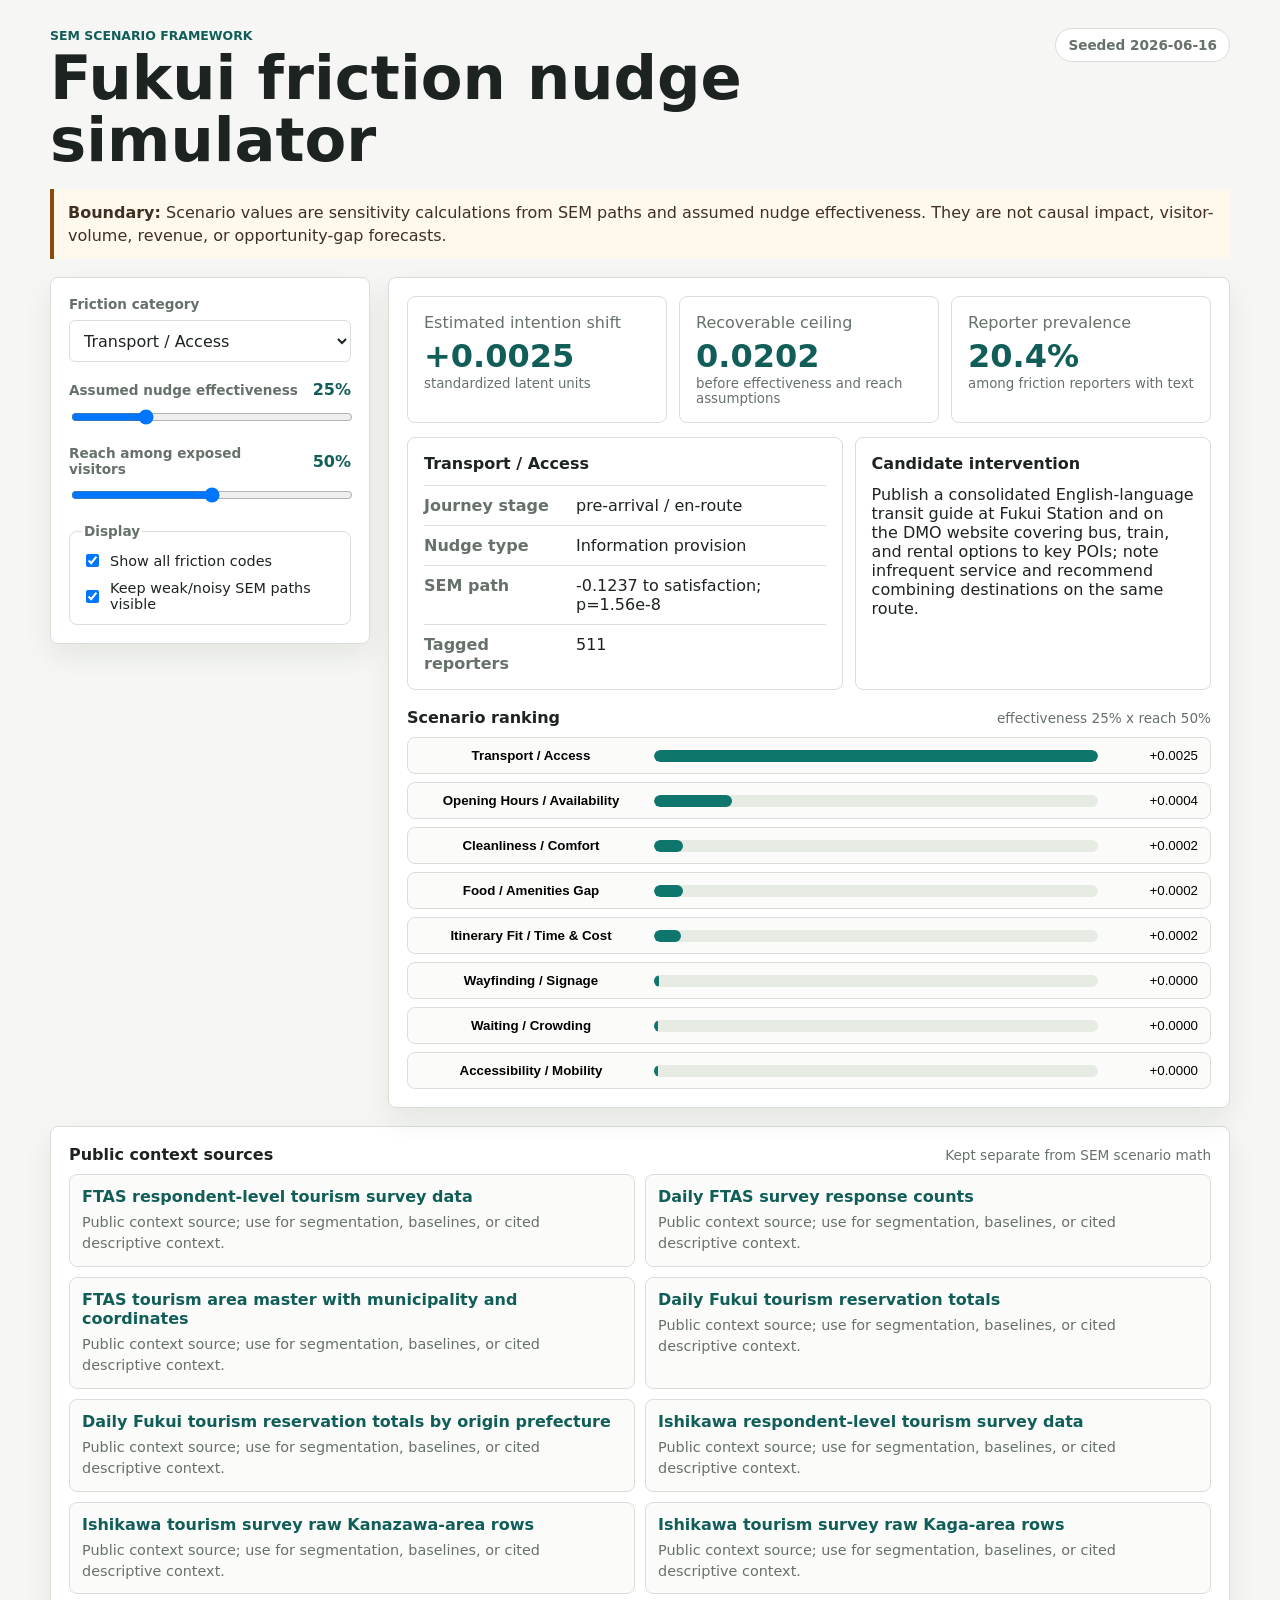
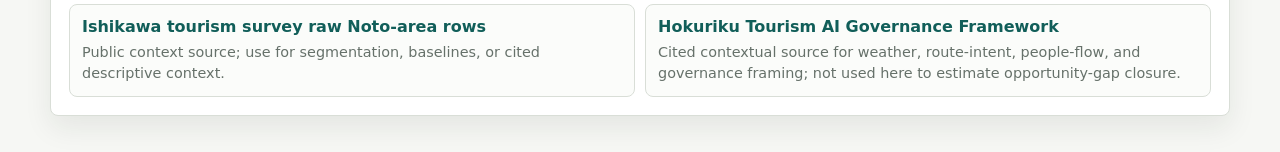
<file: experiments/friction-simulator/index.html>
<!doctype html>
<html lang="en">
  <head>
    <meta charset="utf-8">
    <meta name="viewport" content="width=device-width, initial-scale=1">
    <title>Fukui Friction Simulator</title>
    <link rel="stylesheet" href="styles.css">
  </head>
  <body>
    <main class="app-shell">
      <header class="topbar">
        <div>
          <p class="eyebrow">SEM scenario framework</p>
          <h1>Fukui friction nudge simulator</h1>
        </div>
        <div class="status-pill" id="dataStatus">Loading data</div>
      </header>

      <section class="notice" aria-label="claim boundary">
        <strong>Boundary:</strong>
        <span id="claimBoundary">
          Scenario values are sensitivity calculations, not causal impact or revenue forecasts.
        </span>
      </section>

      <section class="workspace">
        <aside class="control-panel" aria-label="scenario controls">
          <label class="field">
            <span>Friction category</span>
            <select id="frictionSelect"></select>
          </label>

          <div class="slider-field">
            <div class="slider-label">
              <label for="effectiveness">Assumed nudge effectiveness</label>
              <output id="effectivenessValue">25%</output>
            </div>
            <input id="effectiveness" type="range" min="0" max="100" value="25" step="5">
          </div>

          <div class="slider-field">
            <div class="slider-label">
              <label for="reach">Reach among exposed visitors</label>
              <output id="reachValue">50%</output>
            </div>
            <input id="reach" type="range" min="0" max="100" value="50" step="5">
          </div>

          <fieldset class="toggles">
            <legend>Display</legend>
            <label><input id="showAllCodes" type="checkbox" checked> Show all friction codes</label>
            <label><input id="includeNonSignificant" type="checkbox" checked> Keep weak/noisy SEM paths visible</label>
          </fieldset>
        </aside>

        <section class="results-panel" aria-label="scenario result">
          <div class="metric-row">
            <article class="metric">
              <span>Estimated intention shift</span>
              <strong id="intentionShift">0.0000</strong>
              <small>standardized latent units</small>
            </article>
            <article class="metric">
              <span>Recoverable ceiling</span>
              <strong id="ceilingValue">0.0000</strong>
              <small>before effectiveness and reach assumptions</small>
            </article>
            <article class="metric">
              <span>Reporter prevalence</span>
              <strong id="prevalenceValue">0.0%</strong>
              <small>among friction reporters with text</small>
            </article>
          </div>

          <div class="detail-grid">
            <article class="detail">
              <h2 id="frictionTitle">Friction category</h2>
              <dl>
                <div><dt>Journey stage</dt><dd id="journeyStage">-</dd></div>
                <div><dt>Nudge type</dt><dd id="nudgeType">-</dd></div>
                <div><dt>SEM path</dt><dd id="semPath">-</dd></div>
                <div><dt>Tagged reporters</dt><dd id="reporterCount">-</dd></div>
              </dl>
            </article>

            <article class="detail">
              <h2>Candidate intervention</h2>
              <p id="interventionText"></p>
            </article>
          </div>

          <section class="rank-section" aria-label="ranked scenarios">
            <div class="section-heading">
              <h2>Scenario ranking</h2>
              <span id="formulaLabel"></span>
            </div>
            <div class="rank-list" id="rankList"></div>
          </section>
        </section>
      </section>

      <section class="source-section" aria-label="public source context">
        <div class="section-heading">
          <h2>Public context sources</h2>
          <span>Kept separate from SEM scenario math</span>
        </div>
        <div class="source-list" id="sourceList"></div>
      </section>
    </main>
    <script src="app.js"></script>
  </body>
</html>
</file>
<file: experiments/friction-simulator/styles.css>
:root {
  color-scheme: light;
  --bg: #f6f7f4;
  --ink: #1d2320;
  --muted: #66716a;
  --line: #d9ded7;
  --panel: #ffffff;
  --accent: #0f766e;
  --accent-strong: #115e59;
  --warn: #8a4b0d;
  --soft: #e9f3ef;
  --shadow: 0 12px 28px rgba(28, 35, 31, 0.08);
}

* {
  box-sizing: border-box;
}

body {
  margin: 0;
  min-height: 100vh;
  background: var(--bg);
  color: var(--ink);
  font-family: Inter, ui-sans-serif, system-ui, -apple-system, BlinkMacSystemFont, "Segoe UI", sans-serif;
}

.app-shell {
  width: min(1180px, calc(100% - 32px));
  margin: 0 auto;
  padding: 28px 0 36px;
}

.topbar {
  display: flex;
  align-items: flex-start;
  justify-content: space-between;
  gap: 20px;
  margin-bottom: 18px;
}

.eyebrow {
  margin: 0 0 4px;
  color: var(--accent-strong);
  font-size: 0.78rem;
  font-weight: 700;
  letter-spacing: 0;
  text-transform: uppercase;
}

h1,
h2,
p {
  margin-top: 0;
}

h1 {
  margin-bottom: 0;
  font-size: clamp(2rem, 5vw, 3.8rem);
  line-height: 1.02;
  letter-spacing: 0;
}

h2 {
  margin-bottom: 12px;
  font-size: 1rem;
}

.status-pill {
  flex: 0 0 auto;
  border: 1px solid var(--line);
  border-radius: 999px;
  background: var(--panel);
  padding: 8px 12px;
  color: var(--muted);
  font-size: 0.85rem;
  font-weight: 700;
}

.notice {
  border-left: 4px solid var(--warn);
  background: #fff8ed;
  padding: 12px 14px;
  margin-bottom: 18px;
  color: #3f3020;
  line-height: 1.45;
}

.workspace {
  display: grid;
  grid-template-columns: 320px minmax(0, 1fr);
  gap: 18px;
  align-items: start;
}

.control-panel,
.results-panel,
.source-section,
.metric,
.detail {
  border: 1px solid var(--line);
  border-radius: 8px;
  background: var(--panel);
  box-shadow: var(--shadow);
}

.control-panel {
  padding: 18px;
  position: sticky;
  top: 18px;
}

.field,
.slider-field {
  display: grid;
  gap: 8px;
  margin-bottom: 18px;
}

.field span,
.slider-label label,
.toggles legend {
  color: var(--muted);
  font-size: 0.85rem;
  font-weight: 700;
}

select,
input[type="range"] {
  width: 100%;
}

select {
  min-height: 42px;
  border: 1px solid var(--line);
  border-radius: 6px;
  padding: 8px 10px;
  background: #fff;
  color: var(--ink);
  font: inherit;
}

.slider-label {
  display: flex;
  align-items: center;
  justify-content: space-between;
  gap: 12px;
}

output {
  color: var(--accent-strong);
  font-weight: 800;
}

.toggles {
  display: grid;
  gap: 10px;
  border: 1px solid var(--line);
  border-radius: 8px;
  margin: 0;
  padding: 12px;
}

.toggles label {
  display: flex;
  align-items: center;
  gap: 8px;
  color: var(--ink);
  font-size: 0.9rem;
}

.results-panel {
  padding: 18px;
}

.metric-row {
  display: grid;
  grid-template-columns: repeat(3, minmax(0, 1fr));
  gap: 12px;
  margin-bottom: 14px;
}

.metric {
  min-height: 116px;
  padding: 16px;
  box-shadow: none;
}

.metric span,
.metric small {
  display: block;
  color: var(--muted);
}

.metric strong {
  display: block;
  margin: 8px 0 4px;
  color: var(--accent-strong);
  font-size: 2rem;
  line-height: 1;
}

.detail-grid {
  display: grid;
  grid-template-columns: 1.1fr 0.9fr;
  gap: 12px;
}

.detail {
  padding: 16px;
  box-shadow: none;
}

dl {
  display: grid;
  gap: 10px;
  margin: 0;
}

dl div {
  display: grid;
  grid-template-columns: 140px minmax(0, 1fr);
  gap: 12px;
  border-top: 1px solid var(--line);
  padding-top: 10px;
}

dt {
  color: var(--muted);
  font-weight: 700;
}

dd {
  margin: 0;
}

.rank-section,
.source-section {
  margin-top: 18px;
}

.section-heading {
  display: flex;
  align-items: baseline;
  justify-content: space-between;
  gap: 16px;
  margin-bottom: 10px;
}

.section-heading h2 {
  margin-bottom: 0;
}

.section-heading span {
  color: var(--muted);
  font-size: 0.85rem;
}

.rank-list {
  display: grid;
  gap: 8px;
}

.rank-item {
  display: grid;
  grid-template-columns: minmax(150px, 1fr) minmax(180px, 2fr) 88px;
  gap: 12px;
  align-items: center;
  border: 1px solid var(--line);
  border-radius: 8px;
  padding: 10px 12px;
  background: #fbfcfa;
}

.rank-name {
  font-weight: 800;
}

.bar-track {
  height: 12px;
  overflow: hidden;
  border-radius: 999px;
  background: #e6ebe4;
}

.bar-fill {
  height: 100%;
  width: 0;
  border-radius: inherit;
  background: var(--accent);
}

.rank-value {
  font-variant-numeric: tabular-nums;
  text-align: right;
}

.source-section {
  padding: 18px;
}

.source-list {
  display: grid;
  grid-template-columns: repeat(2, minmax(0, 1fr));
  gap: 10px;
}

.source-card {
  border: 1px solid var(--line);
  border-radius: 8px;
  padding: 12px;
  background: #fbfcfa;
}

.source-card a {
  color: var(--accent-strong);
  font-weight: 800;
  text-decoration: none;
}

.source-card p {
  margin: 6px 0 0;
  color: var(--muted);
  font-size: 0.9rem;
  line-height: 1.45;
}

@media (max-width: 860px) {
  .app-shell {
    width: min(100% - 20px, 720px);
    padding-top: 18px;
  }

  .topbar,
  .section-heading {
    display: grid;
  }

  .workspace,
  .metric-row,
  .detail-grid,
  .source-list {
    grid-template-columns: 1fr;
  }

  .control-panel {
    position: static;
  }

  .rank-item {
    grid-template-columns: 1fr;
  }

  .rank-value {
    text-align: left;
  }

  dl div {
    grid-template-columns: 1fr;
    gap: 4px;
  }
}
</file>
